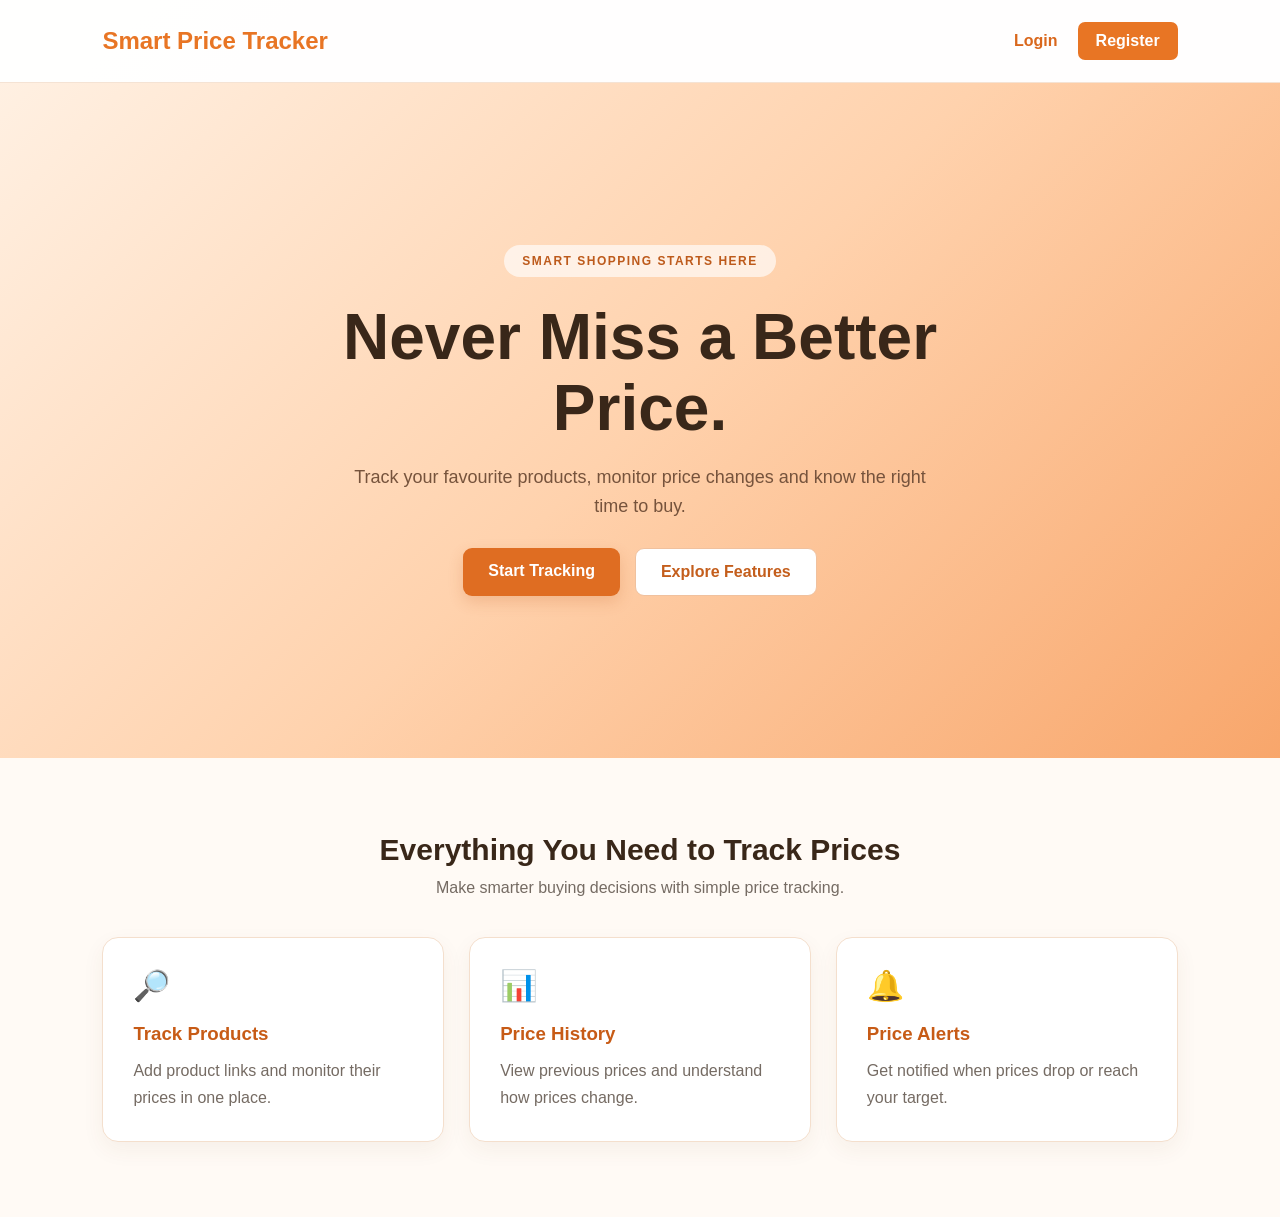
<file: frontend/index.html>
<!DOCTYPE html>
<html lang="en">
<head>
    <meta charset="UTF-8">
    <meta name="viewport" content="width=device-width, initial-scale=1.0">
    <title>Smart Price Tracker</title>
    <link rel="stylesheet" href="style.css">
</head>
<body>

    <header class="navbar">
    <h2>Smart Price Tracker</h2>

    <nav>
        <a href="login.html">Login</a>
        <a href="register.html" class="register-btn">Register</a>
    </nav>
</header>

   
<main>
    <section class="hero">
        <span class="hero-tag">SMART SHOPPING STARTS HERE</span>

        <h1>Never Miss a Better Price.</h1>

        <p>
            Track your favourite products, monitor price changes
            and know the right time to buy.
        </p>

        <div class="hero-buttons">
            <a href="register.html" class="primary-btn">Start Tracking</a>
            <a href="#features" class="secondary-btn">Explore Features</a>
        </div>
    </section>

    <section id="features">
        <h2>Everything You Need to Track Prices</h2>
        <p class="features-intro">
            Make smarter buying decisions with simple price tracking.
        </p>

        <div class="feature-container">
            <div class="feature-card">
                <span class="feature-icon">🔎</span>
                <h3>Track Products</h3>
                <p>Add product links and monitor their prices in one place.</p>
            </div>

            <div class="feature-card">
                <span class="feature-icon">📊</span>
                <h3>Price History</h3>
                <p>View previous prices and understand how prices change.</p>
            </div>

            <div class="feature-card">
                <span class="feature-icon">🔔</span>
                <h3>Price Alerts</h3>
                <p>Get notified when prices drop or reach your target.</p>
            </div>
        </div>
    </section>
</main>


</body>
</html>
</file>
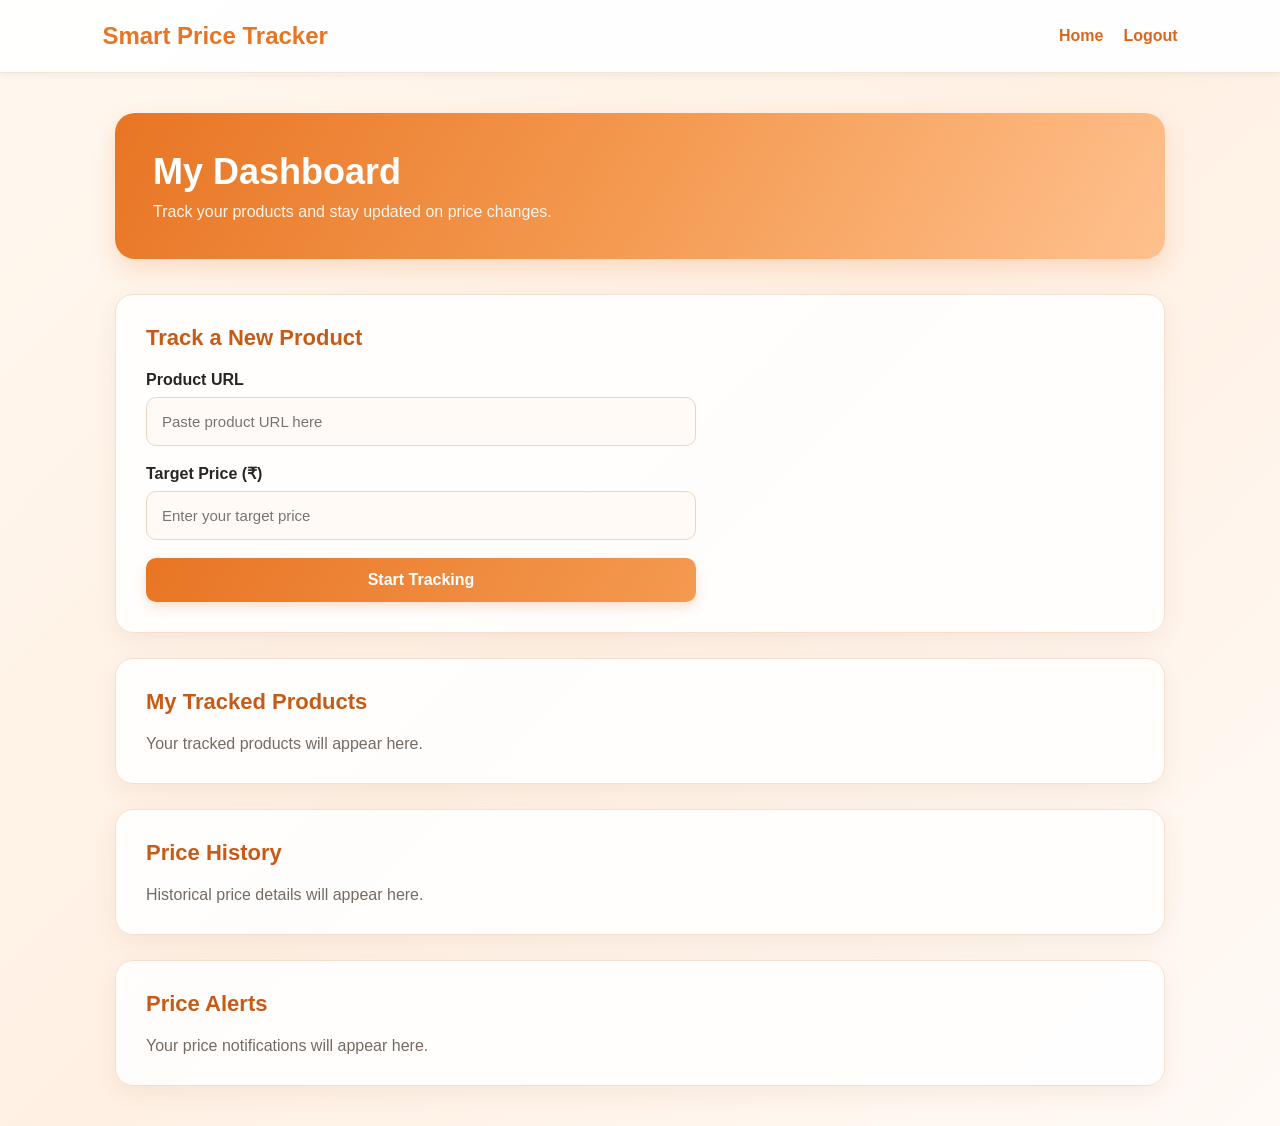
<file: frontend/dashboard.html>
<!DOCTYPE html>
<html lang="en">
<head>
    <meta charset="UTF-8">
    <meta name="viewport" content="width=device-width, initial-scale=1.0">
    <title>Dashboard | Smart Price Tracker</title>
    <link rel="stylesheet" href="style.css">
</head>
<body>

    <header class="navbar">
        <h2>Smart Price Tracker</h2>
        <nav>
            <a href="index.html">Home</a>
            <a href="login.html">Logout</a>
        </nav>
    </header>

    <main class="dashboard">
        <section class="dashboard-heading">
            <h1>My Dashboard</h1>
            <p>Track your products and stay updated on price changes.</p>
        </section>

        <section class="add-product">
            <h2>Track a New Product</h2>

            <form>
                <label for="product-url">Product URL</label>
                <input
                    type="url"
                    id="product-url"
                    placeholder="Paste product URL here"
                    required
                >

                <label for="target-price">Target Price (₹)</label>
                <input
                    type="number"
                    id="target-price"
                    placeholder="Enter your target price"
                    min="0"
                    step="0.01"
                    required
                >

                <button type="submit">Start Tracking</button>
            </form>
        </section>

        <section class="tracked-products">
            <h2>My Tracked Products</h2>
            <p>Your tracked products will appear here.</p>
        </section>

        <section class="price-history">
            <h2>Price History</h2>
            <p>Historical price details will appear here.</p>
        </section>

        <section class="notifications">
            <h2>Price Alerts</h2>
            <p>Your price notifications will appear here.</p>
        </section>

    </main>

</body>
</html>
</file>
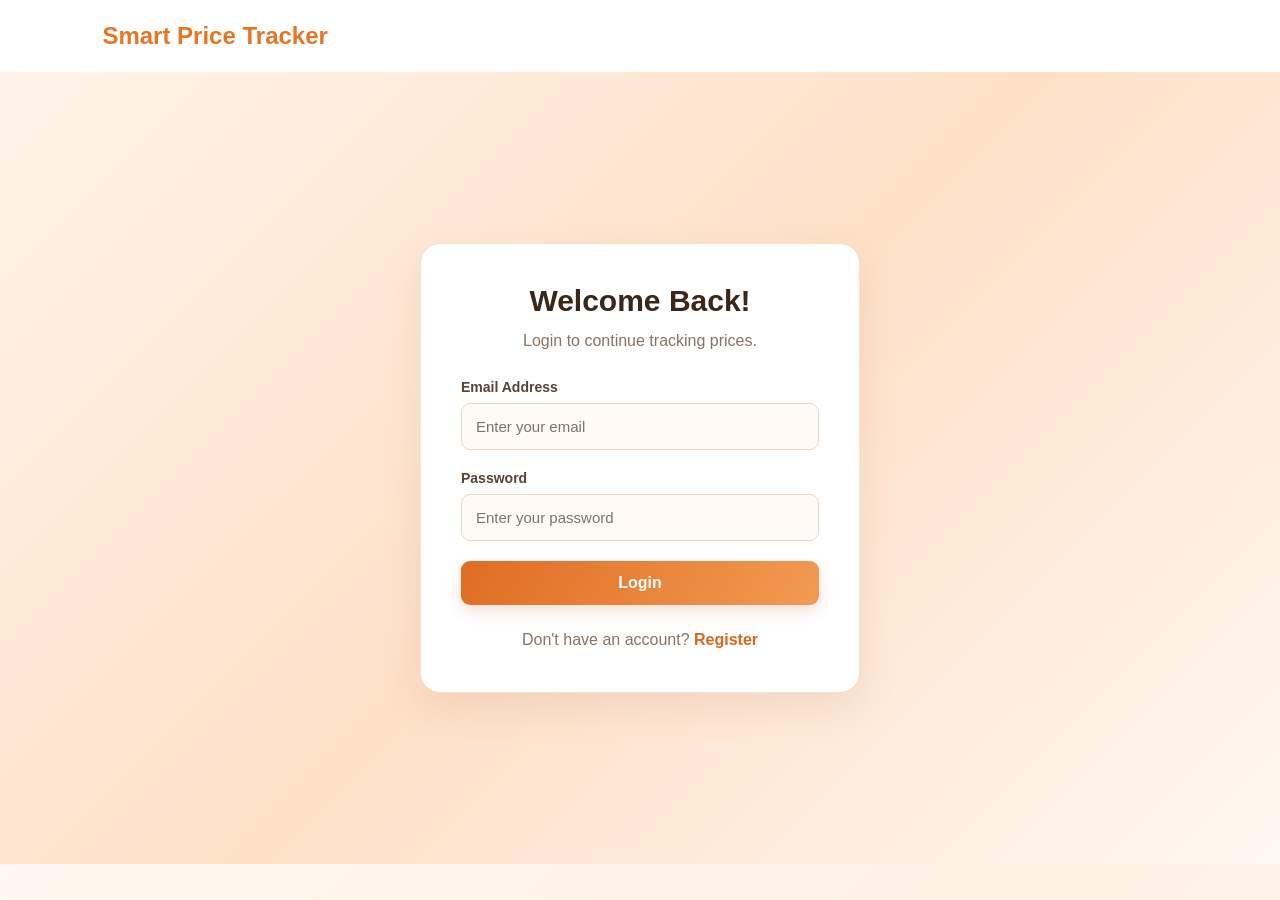
<file: frontend/login.html>
<!DOCTYPE html>
<html lang="en">
<head>
    <meta charset="UTF-8">
    <meta name="viewport" content="width=device-width, initial-scale=1.0">
    <title>Login | Smart Price Tracker</title>
    <link rel="stylesheet" href="style.css">
</head>
<body>

    <header>
        <h2>Smart Price Tracker</h2>
    </header>

    <main class="auth-container">
        <div class="auth-card">
            <h1>Welcome Back!</h1>
            <p>Login to continue tracking prices.</p>

            <form>
                <label for="email">Email Address</label>
                <input type="email" id="email" placeholder="Enter your email" required>

                <label for="password">Password</label>
                <input type="password" id="password" placeholder="Enter your password" required>

                <button type="submit">Login</button>
            </form>

            <p class="auth-link">
                Don't have an account?
                <a href="register.html">Register</a>
            </p>
        </div>
    </main>

</body>
</html>
</file>
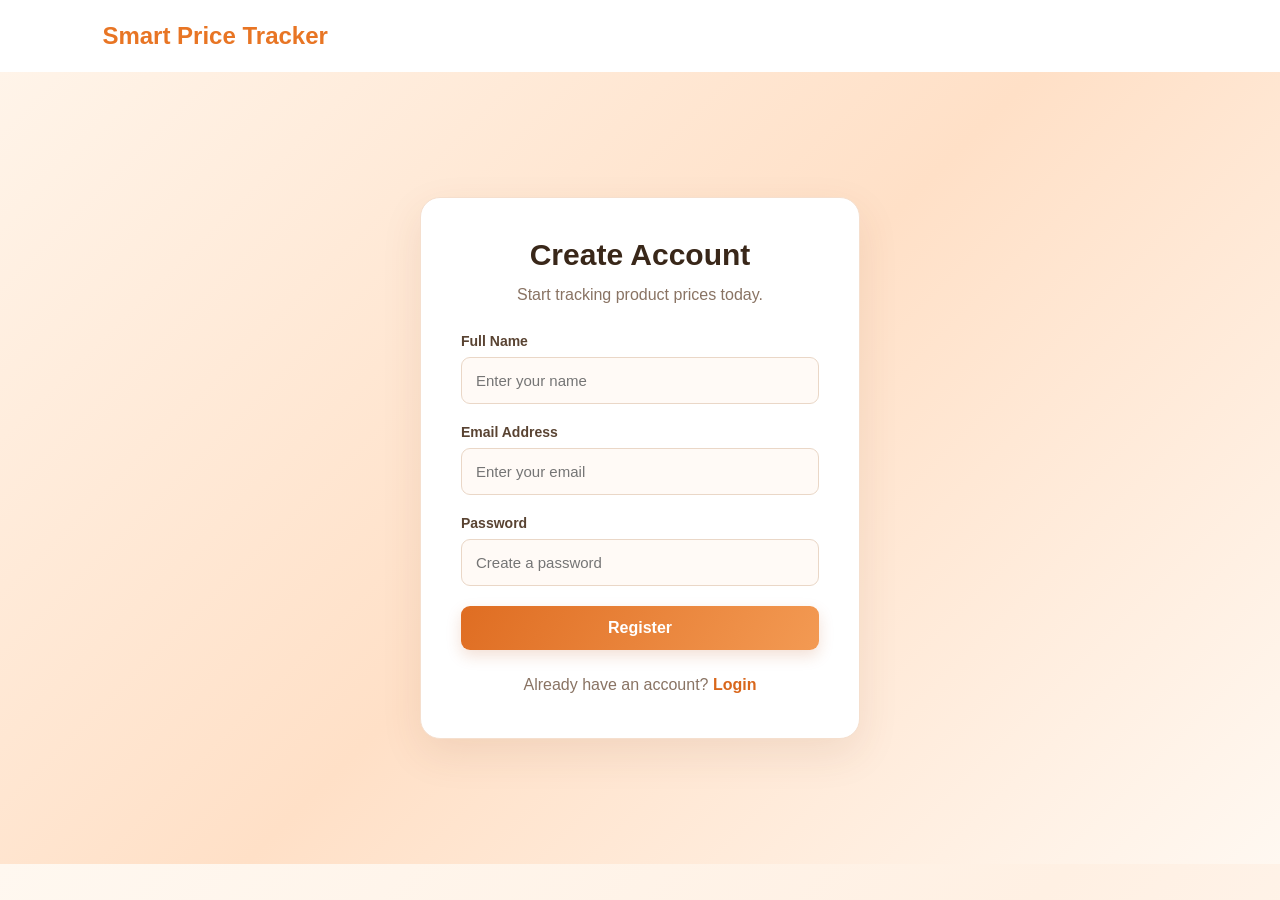
<file: frontend/register.html>
<!DOCTYPE html>
<html lang="en">
<head>
    <meta charset="UTF-8">
    <meta name="viewport" content="width=device-width, initial-scale=1.0">
    <title>Register | Smart Price Tracker</title>
    <link rel="stylesheet" href="style.css">
</head>
<body>

    <header>
        <h2>Smart Price Tracker</h2>
    </header>

    <main class="auth-container">
        <div class="auth-card">
            <h1>Create Account</h1>
            <p>Start tracking product prices today.</p>

            <form>
                <label for="name">Full Name</label>
                <input type="text" id="name" placeholder="Enter your name" required>

                <label for="email">Email Address</label>
                <input type="email" id="email" placeholder="Enter your email" required>

                <label for="password">Password</label>
                <input type="password" id="password" placeholder="Create a password" required>

                <button type="submit">Register</button>
            </form>

            <p class="auth-link">
                Already have an account?
                <a href="login.html">Login</a>
            </p>
        </div>
    </main>

</body>
</html>
</file>
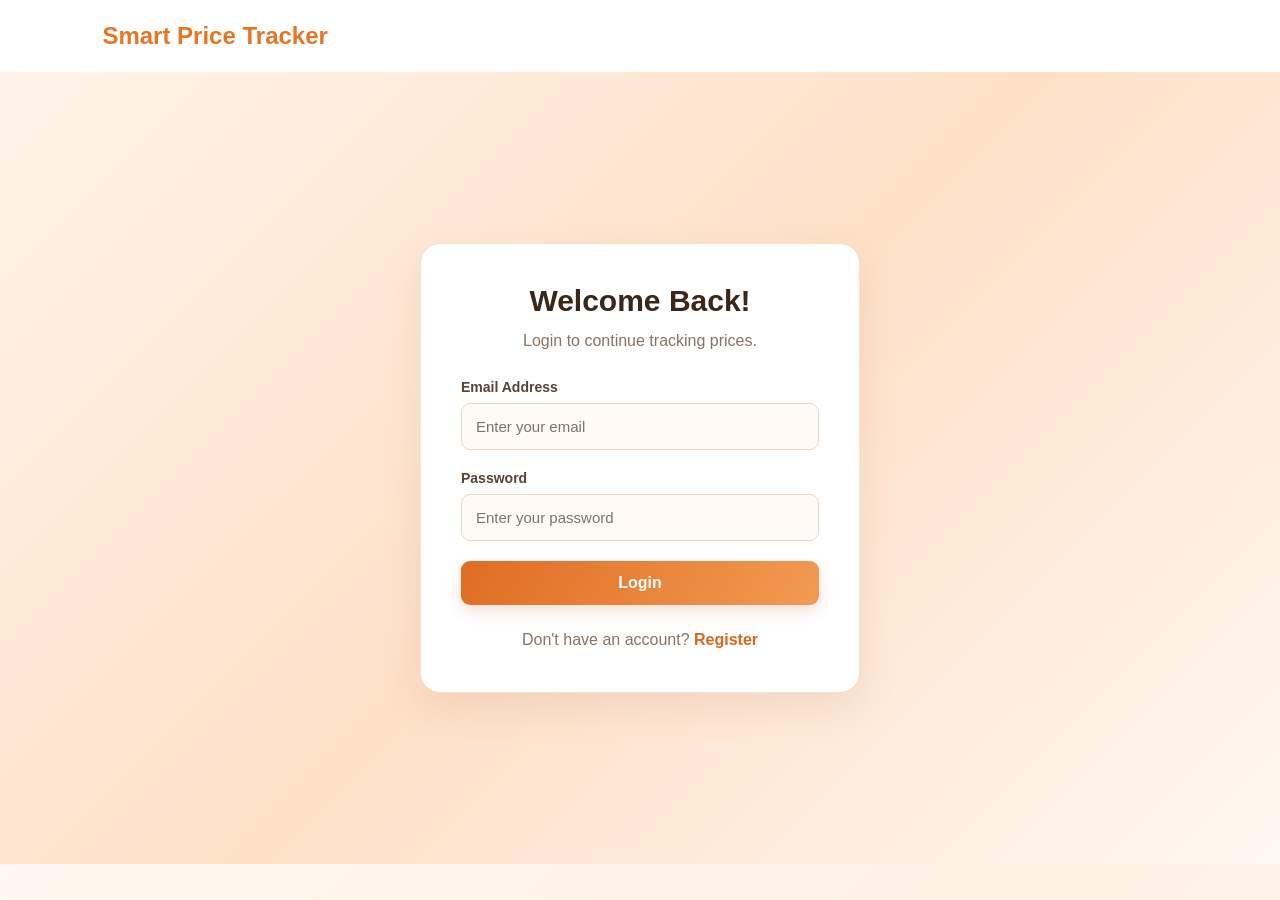
<file: backend/src/main/webapp/login.html>
<!DOCTYPE html>
<html lang="en">
<head>
    <meta charset="UTF-8">
    <meta name="viewport" content="width=device-width, initial-scale=1.0">
    <title>Login | Smart Price Tracker</title>
    <link rel="stylesheet" href="style.css">
</head>
<body>

    <header>
        <h2>Smart Price Tracker</h2>
    </header>

    <main class="auth-container">
        <div class="auth-card">
            <h1>Welcome Back!</h1>
            <p>Login to continue tracking prices.</p>

           <form action="login" method="post">
    <label for="email">Email Address</label>
    <input
        type="email"
        id="email"
        name="email"
        placeholder="Enter your email"
        required
    >

    <label for="password">Password</label>
    <input
        type="password"
        id="password"
        name="password"
        placeholder="Enter your password"
        required
    >

    <button type="submit">Login</button>
</form>

            <p class="auth-link">
                Don't have an account?
                <a href="register.html">Register</a>
            </p>
        </div>
    </main>

</body>
</html>
</file>
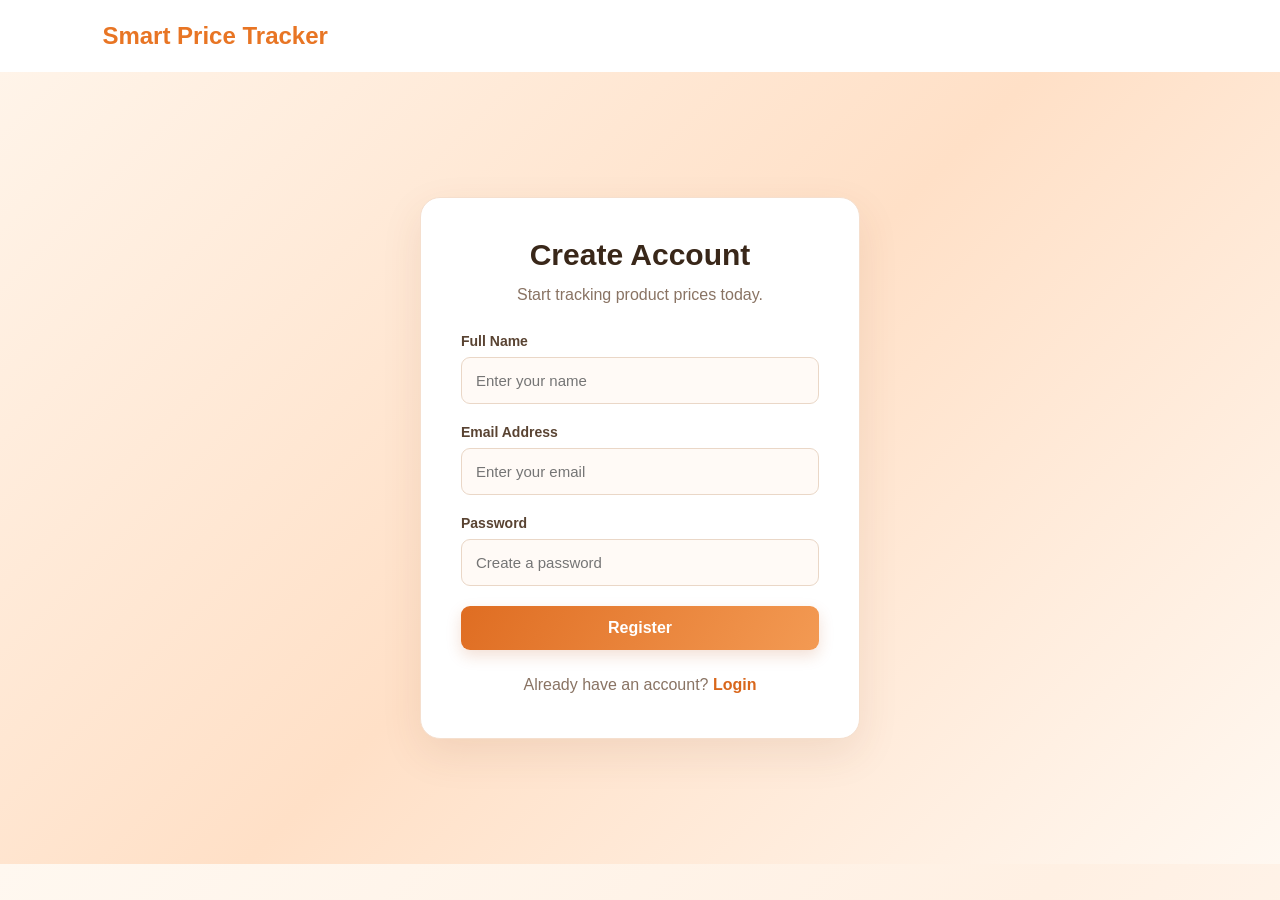
<file: backend/src/main/webapp/register.html>
<!DOCTYPE html>
<html lang="en">
<head>
    <meta charset="UTF-8">
    <meta name="viewport" content="width=device-width, initial-scale=1.0">
    <title>Register | Smart Price Tracker</title>
    <link rel="stylesheet" href="style.css">
</head>
<body>

    <header>
        <h2>Smart Price Tracker</h2>
    </header>

    <main class="auth-container">
        <div class="auth-card">
            <h1>Create Account</h1>
            <p>Start tracking product prices today.</p>

            <form action = "register" method="post">
                <label for="name">Full Name</label>
                <input type="text" id="name" name="name" placeholder="Enter your name" required>

                <label for="email">Email Address</label>
                <input type="email" id="email" name="email" placeholder="Enter your email" required>

                <label for="password">Password</label>
                <input type="password" id="password" name="password" placeholder="Create a password" required>

                <button type="submit">Register</button>
            </form>

            <p class="auth-link">
                Already have an account?
                <a href="login.html">Login</a>
            </p>
        </div>
    </main>

</body>
</html>
</file>
<file: frontend/style.css>
* {
    margin: 0;
    padding: 0;
    box-sizing: border-box;
}

body {
    font-family: Arial, sans-serif;
    background: #fffaf5;
    color: #292522;
}

header {
    padding: 22px 8%;
    background: #ffffff;
    box-shadow: 0 2px 10px rgba(0, 0, 0, 0.05);
}

header h2 {
    color: #e87524;
}

.hero {
    min-height: 70vh;
    display: flex;
    flex-direction: column;
    justify-content: center;
    align-items: center;
    text-align: center;
    padding: 40px 20px;
}

.hero h1 {
    font-size: 48px;
    margin-bottom: 18px;
    color: #292522;
}

.hero p {
    font-size: 18px;
    color: #756b63;
    max-width: 550px;
    line-height: 1.6;
    margin-bottom: 28px;
}

.hero a {
    background: #e87524;
    color: white;
    text-decoration: none;
    padding: 13px 25px;
    border-radius: 8px;
    transition: background 0.3s;
}

.hero a:hover {
    background: #c85d16;
}

#features {
    text-align: center;
    padding: 50px 20px;
    background: #ffffff;
}

#features h2 {
    margin-bottom: 15px;
    color: #d9671c;
}

#features p {
    color: #756b63;
}


/* Login and Registration Pages */

.auth-container {
    min-height: 85vh;
    display: flex;
    justify-content: center;
    align-items: center;
    padding: 30px 20px;
}

.auth-card {
    width: 100%;
    max-width: 420px;
    background: white;
    padding: 35px;
    border-radius: 14px;
    box-shadow: 0 5px 25px rgba(0, 0, 0, 0.07);
}

.auth-card h1 {
    text-align: center;
    margin-bottom: 10px;
    color: #292522;
}

.auth-card > p {
    text-align: center;
    color: #756b63;
    margin-bottom: 25px;
}

.auth-card form {
    display: flex;
    flex-direction: column;
}

.auth-card label {
    margin-bottom: 8px;
    font-weight: bold;
}

.auth-card input {
    padding: 12px;
    margin-bottom: 20px;
    border: 1px solid #e5d8cc;
    border-radius: 7px;
    font-size: 15px;
}

.auth-card button {
    padding: 13px;
    background: #e87524;
    color: white;
    border: none;
    border-radius: 7px;
    font-size: 16px;
    cursor: pointer;
}

.auth-card button:hover {
    background: #c85d16;
}

.auth-card .auth-link {
    margin-top: 22px;
    margin-bottom: 0;
}

.auth-link a {
    color: #e87524;
    text-decoration: none;
    font-weight: bold;
}


/* Navigation Bar */

.navbar {
    display: flex;
    justify-content: space-between;
    align-items: center;
}

.navbar nav {
    display: flex;
    align-items: center;
    gap: 20px;
}

.navbar nav a {
    text-decoration: none;
    color: #d9671c;
    font-weight: bold;
}

.navbar nav .register-btn {
    background: #e87524;
    color: white;
    padding: 10px 18px;
    border-radius: 7px;
}

.navbar nav .register-btn:hover {
    background: #c85d16;
}


/* Dashboard */

.dashboard {
    max-width: 1100px;
    margin: 40px auto;
    padding: 0 25px;
}

.dashboard-heading {
    margin-bottom: 35px;
}

.dashboard-heading h1 {
    font-size: 32px;
    margin-bottom: 10px;
}

.dashboard-heading p {
    color: #756b63;
}

.add-product,
.tracked-products,
.price-history,
.notifications {
    background: white;
    padding: 25px;
    margin-bottom: 25px;
    border-radius: 12px;
    box-shadow: 0 3px 15px rgba(0, 0, 0, 0.04);
}

.dashboard h2 {
    color: #d9671c;
    margin-bottom: 20px;
}

.add-product form {
    display: flex;
    flex-direction: column;
    max-width: 550px;
}

.add-product label {
    font-weight: bold;
    margin-bottom: 8px;
}

.add-product input {
    padding: 13px;
    border: 1px solid #e5d8cc;
    border-radius: 7px;
    margin-bottom: 18px;
    font-size: 15px;
}

.add-product button {
    padding: 13px;
    background: #e87524;
    color: white;
    border: none;
    border-radius: 7px;
    cursor: pointer;
    font-size: 16px;
}

.add-product button:hover {
    background: #c85d16;
}

.tracked-products p,
.price-history p,
.notifications p {
    color: #756b63;
}



/* Modern Dashboard Theme */

body {
    background: linear-gradient(135deg, #fff8f0, #fff0e3, #fffaf6);
}

/* Dashboard Heading */

.dashboard-heading {
    background: linear-gradient(120deg, #e87524, #f49a51, #ffc18e);
    padding: 38px;
    border-radius: 20px;
    color: white;
    box-shadow: 0 10px 25px rgba(220, 105, 30, 0.18);
}

.dashboard-heading h1 {
    font-size: 36px;
    color: white;
}

.dashboard-heading p {
    color: #fff4e9;
    font-size: 16px;
}

/* Dashboard Cards */

.add-product,
.tracked-products,
.price-history,
.notifications {
    background: rgba(255, 255, 255, 0.9);
    border: 1px solid #f6dfcc;
    border-radius: 18px;
    padding: 30px;
    box-shadow: 0 8px 25px rgba(120, 72, 35, 0.07);
    transition: transform 0.25s, box-shadow 0.25s;
}

.add-product:hover,
.tracked-products:hover,
.price-history:hover,
.notifications:hover {
    transform: translateY(-4px);
    box-shadow: 0 12px 30px rgba(120, 72, 35, 0.12);
}

.dashboard h2 {
    color: #c75b16;
    font-size: 22px;
}

/* Product Form */

.add-product input {
    background: #fffaf6;
    border: 1px solid #efd5c0;
    border-radius: 10px;
    padding: 15px;
    transition: border 0.2s, box-shadow 0.2s;
}

.add-product input:focus {
    outline: none;
    border-color: #ed873e;
    box-shadow: 0 0 0 4px rgba(237, 135, 62, 0.13);
}

.add-product button {
    background: linear-gradient(120deg, #e87524, #f49a51);
    border-radius: 10px;
    font-weight: bold;
    box-shadow: 0 5px 12px rgba(220, 105, 30, 0.2);
    transition: transform 0.2s, box-shadow 0.2s;
}

.add-product button:hover {
    background: linear-gradient(120deg, #cc5e17, #e87524);
    transform: translateY(-2px);
    box-shadow: 0 8px 16px rgba(220, 105, 30, 0.25);
}

/* Navigation */

.navbar {
    background: rgba(255, 255, 255, 0.95);
    border-bottom: 1px solid #f5e3d4;
}

/* Responsive Layout */

@media (max-width: 600px) {
    .dashboard {
        margin: 25px auto;
        padding: 0 15px;
    }

    .dashboard-heading {
        padding: 25px;
    }

    .dashboard-heading h1 {
        font-size: 28px;
    }

    .add-product,
    .tracked-products,
    .price-history,
    .notifications {
        padding: 20px;
    }
}



/* Modern Homepage */

.hero {
    min-height: 75vh;
    padding: 70px 20px;
    background: linear-gradient(135deg, #fff0e2, #ffd2ad, #f8a66b);
    position: relative;
    overflow: hidden;
}

.hero-tag {
    background: rgba(255, 255, 255, 0.65);
    color: #bd5a1b;
    padding: 9px 18px;
    border-radius: 30px;
    font-size: 12px;
    font-weight: bold;
    letter-spacing: 1.5px;
    margin-bottom: 25px;
}

.hero h1 {
    max-width: 750px;
    font-size: clamp(38px, 6vw, 64px);
    line-height: 1.12;
    color: #392719;
}

.hero p {
    font-size: 18px;
    color: #76533c;
    max-width: 580px;
}

.hero-buttons {
    display: flex;
    gap: 15px;
    flex-wrap: wrap;
    justify-content: center;
}

.hero-buttons a {
    padding: 14px 25px;
    border-radius: 9px;
    font-weight: bold;
    transition: 0.25s;
}

.hero-buttons .primary-btn {
    background: #df6d22;
    color: white;
    box-shadow: 0 6px 15px rgba(190, 85, 25, 0.2);
}

.hero-buttons .primary-btn:hover {
    background: #bd5415;
    transform: translateY(-3px);
}

.hero-buttons .secondary-btn {
    background: white;
    color: #c45e1c;
    border: 1px solid #f0c19e;
}

.hero-buttons .secondary-btn:hover {
    transform: translateY(-3px);
    background: #fff8f1;
}

/* Feature Section */

#features {
    padding: 75px 8%;
    background: #fffaf5;
}

#features h2 {
    font-size: 30px;
    color: #392719;
    margin-bottom: 12px;
}

.features-intro {
    color: #8b7666;
    margin-bottom: 40px;
}

.feature-container {
    display: grid;
    grid-template-columns: repeat(3, 1fr);
    gap: 25px;
    margin-top: 35px;
}

.feature-card {
    background: white;
    padding: 30px;
    border: 1px solid #f4dfcd;
    border-radius: 16px;
    text-align: left;
    box-shadow: 0 8px 22px rgba(100, 60, 30, 0.06);
    transition: 0.25s;
}

.feature-card:hover {
    transform: translateY(-6px);
    box-shadow: 0 12px 28px rgba(100, 60, 30, 0.12);
}

.feature-icon {
    display: inline-block;
    font-size: 30px;
    margin-bottom: 20px;
}

.feature-card h3 {
    color: #c75b16;
    margin-bottom: 12px;
}

.feature-card p {
    color: #756b63;
    line-height: 1.7;
}

@media (max-width: 750px) {
    .feature-container {
        grid-template-columns: 1fr;
    }

    #features {
        padding: 50px 20px;
    }

    .hero {
        min-height: 65vh;
    }
}


/* Modern Authentication Pages */

.auth-container {
    background: linear-gradient(135deg, #fff4e9, #ffe0c7, #fff8f1);
    min-height: 88vh;
    padding: 45px 20px;
}

.auth-card {
    max-width: 440px;
    padding: 40px;
    border: 1px solid #f5dfce;
    border-radius: 20px;
    box-shadow: 0 15px 40px rgba(130, 72, 35, 0.10);
}

.auth-card h1 {
    font-size: 30px;
    color: #392719;
}

.auth-card > p {
    color: #897363;
    line-height: 1.6;
}

.auth-card label {
    color: #594332;
    font-size: 14px;
}

.auth-card input {
    background: #fffaf6;
    border: 1px solid #ead7c7;
    border-radius: 9px;
    padding: 14px;
    transition: 0.2s;
}

.auth-card input:focus {
    outline: none;
    border-color: #e87524;
    box-shadow: 0 0 0 4px rgba(232, 117, 36, 0.12);
}

.auth-card button {
    background: linear-gradient(120deg, #df6d22, #f39a53);
    border-radius: 9px;
    font-weight: bold;
    box-shadow: 0 6px 15px rgba(190, 85, 25, 0.18);
    transition: 0.25s;
}

.auth-card button:hover {
    background: #c75b16;
    transform: translateY(-2px);
}

.auth-link a {
    color: #d9671c;
}

@media (max-width: 480px) {
    .auth-card {
        padding: 27px 22px;
    }
}
</file>
<file: backend/src/main/webapp/style.css>
* {
    margin: 0;
    padding: 0;
    box-sizing: border-box;
}

body {
    font-family: Arial, sans-serif;
    background: #fffaf5;
    color: #292522;
}

header {
    padding: 22px 8%;
    background: #ffffff;
    box-shadow: 0 2px 10px rgba(0, 0, 0, 0.05);
}

header h2 {
    color: #e87524;
}

.hero {
    min-height: 70vh;
    display: flex;
    flex-direction: column;
    justify-content: center;
    align-items: center;
    text-align: center;
    padding: 40px 20px;
}

.hero h1 {
    font-size: 48px;
    margin-bottom: 18px;
    color: #292522;
}

.hero p {
    font-size: 18px;
    color: #756b63;
    max-width: 550px;
    line-height: 1.6;
    margin-bottom: 28px;
}

.hero a {
    background: #e87524;
    color: white;
    text-decoration: none;
    padding: 13px 25px;
    border-radius: 8px;
    transition: background 0.3s;
}

.hero a:hover {
    background: #c85d16;
}

#features {
    text-align: center;
    padding: 50px 20px;
    background: #ffffff;
}

#features h2 {
    margin-bottom: 15px;
    color: #d9671c;
}

#features p {
    color: #756b63;
}


/* Login and Registration Pages */

.auth-container {
    min-height: 85vh;
    display: flex;
    justify-content: center;
    align-items: center;
    padding: 30px 20px;
}

.auth-card {
    width: 100%;
    max-width: 420px;
    background: white;
    padding: 35px;
    border-radius: 14px;
    box-shadow: 0 5px 25px rgba(0, 0, 0, 0.07);
}

.auth-card h1 {
    text-align: center;
    margin-bottom: 10px;
    color: #292522;
}

.auth-card > p {
    text-align: center;
    color: #756b63;
    margin-bottom: 25px;
}

.auth-card form {
    display: flex;
    flex-direction: column;
}

.auth-card label {
    margin-bottom: 8px;
    font-weight: bold;
}

.auth-card input {
    padding: 12px;
    margin-bottom: 20px;
    border: 1px solid #e5d8cc;
    border-radius: 7px;
    font-size: 15px;
}

.auth-card button {
    padding: 13px;
    background: #e87524;
    color: white;
    border: none;
    border-radius: 7px;
    font-size: 16px;
    cursor: pointer;
}

.auth-card button:hover {
    background: #c85d16;
}

.auth-card .auth-link {
    margin-top: 22px;
    margin-bottom: 0;
}

.auth-link a {
    color: #e87524;
    text-decoration: none;
    font-weight: bold;
}


/* Navigation Bar */

.navbar {
    display: flex;
    justify-content: space-between;
    align-items: center;
}

.navbar nav {
    display: flex;
    align-items: center;
    gap: 20px;
}

.navbar nav a {
    text-decoration: none;
    color: #d9671c;
    font-weight: bold;
}

.navbar nav .register-btn {
    background: #e87524;
    color: white;
    padding: 10px 18px;
    border-radius: 7px;
}

.navbar nav .register-btn:hover {
    background: #c85d16;
}


/* Dashboard */

.dashboard {
    max-width: 1100px;
    margin: 40px auto;
    padding: 0 25px;
}

.dashboard-heading {
    margin-bottom: 35px;
}

.dashboard-heading h1 {
    font-size: 32px;
    margin-bottom: 10px;
}

.dashboard-heading p {
    color: #756b63;
}

.add-product,
.tracked-products,
.price-history,
.notifications {
    background: white;
    padding: 25px;
    margin-bottom: 25px;
    border-radius: 12px;
    box-shadow: 0 3px 15px rgba(0, 0, 0, 0.04);
}

.dashboard h2 {
    color: #d9671c;
    margin-bottom: 20px;
}

.add-product form {
    display: flex;
    flex-direction: column;
    max-width: 550px;
}

.add-product label {
    font-weight: bold;
    margin-bottom: 8px;
}

.add-product input {
    padding: 13px;
    border: 1px solid #e5d8cc;
    border-radius: 7px;
    margin-bottom: 18px;
    font-size: 15px;
}

.add-product button {
    padding: 13px;
    background: #e87524;
    color: white;
    border: none;
    border-radius: 7px;
    cursor: pointer;
    font-size: 16px;
}

.add-product button:hover {
    background: #c85d16;
}

.tracked-products p,
.price-history p,
.notifications p {
    color: #756b63;
}



/* Modern Dashboard Theme */

body {
    background: linear-gradient(135deg, #fff8f0, #fff0e3, #fffaf6);
}

/* Dashboard Heading */

.dashboard-heading {
    background: linear-gradient(120deg, #e87524, #f49a51, #ffc18e);
    padding: 38px;
    border-radius: 20px;
    color: white;
    box-shadow: 0 10px 25px rgba(220, 105, 30, 0.18);
}

.dashboard-heading h1 {
    font-size: 36px;
    color: white;
}

.dashboard-heading p {
    color: #fff4e9;
    font-size: 16px;
}

/* Dashboard Cards */

.add-product,
.tracked-products,
.price-history,
.notifications {
    background: rgba(255, 255, 255, 0.9);
    border: 1px solid #f6dfcc;
    border-radius: 18px;
    padding: 30px;
    box-shadow: 0 8px 25px rgba(120, 72, 35, 0.07);
    transition: transform 0.25s, box-shadow 0.25s;
}

.add-product:hover,
.tracked-products:hover,
.price-history:hover,
.notifications:hover {
    transform: translateY(-4px);
    box-shadow: 0 12px 30px rgba(120, 72, 35, 0.12);
}

.dashboard h2 {
    color: #c75b16;
    font-size: 22px;
}

/* Product Form */

.add-product input {
    background: #fffaf6;
    border: 1px solid #efd5c0;
    border-radius: 10px;
    padding: 15px;
    transition: border 0.2s, box-shadow 0.2s;
}

.add-product input:focus {
    outline: none;
    border-color: #ed873e;
    box-shadow: 0 0 0 4px rgba(237, 135, 62, 0.13);
}

.add-product button {
    background: linear-gradient(120deg, #e87524, #f49a51);
    border-radius: 10px;
    font-weight: bold;
    box-shadow: 0 5px 12px rgba(220, 105, 30, 0.2);
    transition: transform 0.2s, box-shadow 0.2s;
}

.add-product button:hover {
    background: linear-gradient(120deg, #cc5e17, #e87524);
    transform: translateY(-2px);
    box-shadow: 0 8px 16px rgba(220, 105, 30, 0.25);
}

/* Navigation */

.navbar {
    background: rgba(255, 255, 255, 0.95);
    border-bottom: 1px solid #f5e3d4;
}

/* Responsive Layout */

@media (max-width: 600px) {
    .dashboard {
        margin: 25px auto;
        padding: 0 15px;
    }

    .dashboard-heading {
        padding: 25px;
    }

    .dashboard-heading h1 {
        font-size: 28px;
    }

    .add-product,
    .tracked-products,
    .price-history,
    .notifications {
        padding: 20px;
    }
}



/* Modern Homepage */

.hero {
    min-height: 75vh;
    padding: 70px 20px;
    background: linear-gradient(135deg, #fff0e2, #ffd2ad, #f8a66b);
    position: relative;
    overflow: hidden;
}

.hero-tag {
    background: rgba(255, 255, 255, 0.65);
    color: #bd5a1b;
    padding: 9px 18px;
    border-radius: 30px;
    font-size: 12px;
    font-weight: bold;
    letter-spacing: 1.5px;
    margin-bottom: 25px;
}

.hero h1 {
    max-width: 750px;
    font-size: clamp(38px, 6vw, 64px);
    line-height: 1.12;
    color: #392719;
}

.hero p {
    font-size: 18px;
    color: #76533c;
    max-width: 580px;
}

.hero-buttons {
    display: flex;
    gap: 15px;
    flex-wrap: wrap;
    justify-content: center;
}

.hero-buttons a {
    padding: 14px 25px;
    border-radius: 9px;
    font-weight: bold;
    transition: 0.25s;
}

.hero-buttons .primary-btn {
    background: #df6d22;
    color: white;
    box-shadow: 0 6px 15px rgba(190, 85, 25, 0.2);
}

.hero-buttons .primary-btn:hover {
    background: #bd5415;
    transform: translateY(-3px);
}

.hero-buttons .secondary-btn {
    background: white;
    color: #c45e1c;
    border: 1px solid #f0c19e;
}

.hero-buttons .secondary-btn:hover {
    transform: translateY(-3px);
    background: #fff8f1;
}

/* Feature Section */

#features {
    padding: 75px 8%;
    background: #fffaf5;
}

#features h2 {
    font-size: 30px;
    color: #392719;
    margin-bottom: 12px;
}

.features-intro {
    color: #8b7666;
    margin-bottom: 40px;
}

.feature-container {
    display: grid;
    grid-template-columns: repeat(3, 1fr);
    gap: 25px;
    margin-top: 35px;
}

.feature-card {
    background: white;
    padding: 30px;
    border: 1px solid #f4dfcd;
    border-radius: 16px;
    text-align: left;
    box-shadow: 0 8px 22px rgba(100, 60, 30, 0.06);
    transition: 0.25s;
}

.feature-card:hover {
    transform: translateY(-6px);
    box-shadow: 0 12px 28px rgba(100, 60, 30, 0.12);
}

.feature-icon {
    display: inline-block;
    font-size: 30px;
    margin-bottom: 20px;
}

.feature-card h3 {
    color: #c75b16;
    margin-bottom: 12px;
}

.feature-card p {
    color: #756b63;
    line-height: 1.7;
}

@media (max-width: 750px) {
    .feature-container {
        grid-template-columns: 1fr;
    }

    #features {
        padding: 50px 20px;
    }

    .hero {
        min-height: 65vh;
    }
}


/* Modern Authentication Pages */

.auth-container {
    background: linear-gradient(135deg, #fff4e9, #ffe0c7, #fff8f1);
    min-height: 88vh;
    padding: 45px 20px;
}

.auth-card {
    max-width: 440px;
    padding: 40px;
    border: 1px solid #f5dfce;
    border-radius: 20px;
    box-shadow: 0 15px 40px rgba(130, 72, 35, 0.10);
}

.auth-card h1 {
    font-size: 30px;
    color: #392719;
}

.auth-card > p {
    color: #897363;
    line-height: 1.6;
}

.auth-card label {
    color: #594332;
    font-size: 14px;
}

.auth-card input {
    background: #fffaf6;
    border: 1px solid #ead7c7;
    border-radius: 9px;
    padding: 14px;
    transition: 0.2s;
}

.auth-card input:focus {
    outline: none;
    border-color: #e87524;
    box-shadow: 0 0 0 4px rgba(232, 117, 36, 0.12);
}

.auth-card button {
    background: linear-gradient(120deg, #df6d22, #f39a53);
    border-radius: 9px;
    font-weight: bold;
    box-shadow: 0 6px 15px rgba(190, 85, 25, 0.18);
    transition: 0.25s;
}

.auth-card button:hover {
    background: #c75b16;
    transform: translateY(-2px);
}

.auth-link a {
    color: #d9671c;
}

@media (max-width: 480px) {
    .auth-card {
        padding: 27px 22px;
    }
}
</file>
